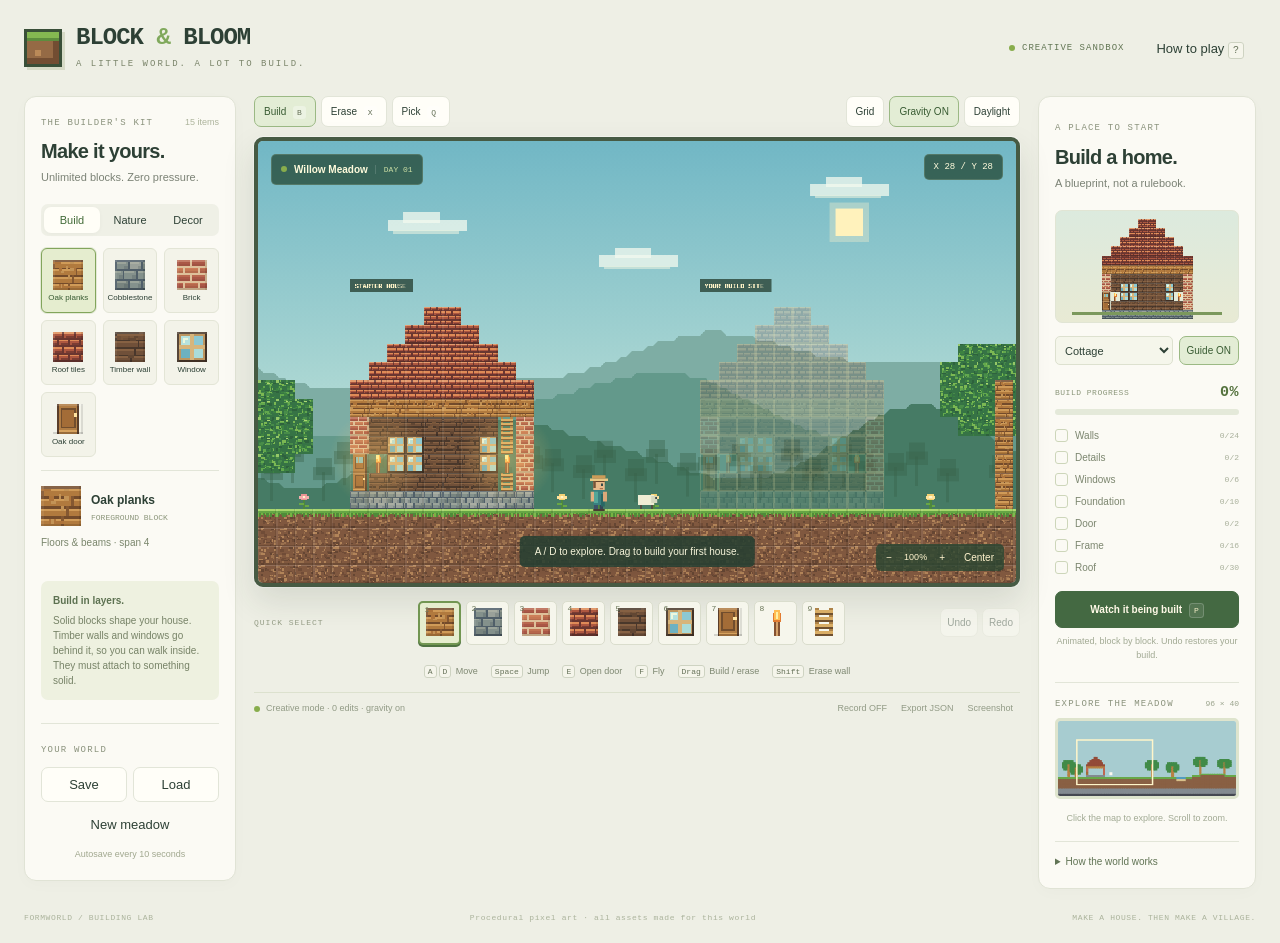
<file: game_code/index.html>
<!doctype html>
<html lang="en">
<head>
  <meta charset="utf-8">
  <meta name="viewport" content="width=device-width, initial-scale=1">
  <meta name="theme-color" content="#263e35">
  <title>Block &amp; Bloom — A building sandbox</title>
  <link rel="stylesheet" href="style.css?v=build6">
  <link rel="icon" href="data:,">
</head>
<body>
  <div class="app-shell">
    <header class="topbar">
      <div class="brand"><div class="brand-mark" aria-hidden="true"><i></i><b></b></div><div><h1>BLOCK <span>&amp;</span> BLOOM</h1><p>A LITTLE WORLD. A LOT TO BUILD.</p></div></div>
      <div class="header-right"><span class="badge"><i></i> CREATIVE SANDBOX</span><button id="help" class="quiet">How to play <kbd>?</kbd></button></div>
    </header>
    <main class="layout">
      <aside class="panel inventory">
        <div class="panel-heading"><span class="eyebrow">THE BUILDER'S KIT</span><span class="count">15 items</span></div>
        <h2>Make it yours.</h2>
        <p class="muted intro">Unlimited blocks. Zero pressure.</p>
        <div class="tabs" role="tablist" aria-label="Materials">
          <button class="active" data-group="Build" role="tab" aria-selected="true">Build</button><button data-group="Nature" role="tab" aria-selected="false">Nature</button><button data-group="Decor" role="tab" aria-selected="false">Decor</button>
        </div>
        <div id="materials" class="material-grid"></div>
        <div class="selection"><canvas id="selected-icon" width="40" height="40"></canvas><div><b id="selected-name">Oak planks</b><span id="selected-layer">FOREGROUND BLOCK</span></div></div>
        <p id="selected-hint" class="material-hint">Floors &amp; beams · span 4</p>
        <div class="tip"><b>Build in layers.</b><p>Solid blocks shape your house. Timber walls and windows go behind it, so you can walk inside. They must attach to something solid.</p></div>
        <div class="storage"><span class="eyebrow">YOUR WORLD</span><div class="button-row"><button id="save">Save</button><button id="load">Load</button></div><button id="new-world" class="quiet full">New meadow</button><small id="save-status">Autosave every 10 seconds</small></div>
      </aside>
      <section class="game-area" aria-label="Game">
        <div class="world-toolbar"><div class="tool-group" aria-label="Build tools"><button data-tool="build" class="active" title="Build (B)">Build <kbd>B</kbd></button><button data-tool="erase" title="Erase (X)">Erase <kbd>X</kbd></button><button data-tool="pick" title="Pick material (Q)">Pick <kbd>Q</kbd></button></div><div class="view-tools"><button id="grid-toggle" title="Grid (G)">Grid</button><button id="gravity-toggle" class="active">Gravity ON</button><button id="day-toggle">Daylight</button></div></div>
        <div class="viewport">
          <canvas id="world" width="1152" height="672" tabindex="0" aria-label="Interactive pixel building world. WASD to move, Space to jump, mouse to build."></canvas>
          <div class="world-title"><span class="live-dot"></span><b>Willow Meadow</b><span id="world-day">DAY 01</span></div>
          <div class="world-coordinates" id="coordinates">X 28 / Y 28</div>
          <div class="zoom-controls"><button id="zoom-out" aria-label="Zoom out">−</button><span id="zoom-label">100%</span><button id="zoom-in" aria-label="Zoom in">+</button><button id="center-camera" title="Center on player (Home)">Center</button></div>
          <div class="toast" id="toast" role="status">Your meadow is ready. Let's build something.</div>
        </div>
        <div class="hotbar-wrap"><span class="hotbar-label">QUICK SELECT</span><div id="hotbar" class="hotbar"></div><div class="history-buttons"><button id="undo" title="Undo (Z)">Undo</button><button id="redo" title="Redo (Y)">Redo</button></div></div>
        <div class="play-controls"><span><kbd>A</kbd><kbd>D</kbd> Move</span><span><kbd>Space</kbd> Jump</span><span><kbd>E</kbd> Open door</span><span><kbd>F</kbd> Fly</span><span><kbd>Drag</kbd> Build / erase</span><span><kbd>Shift</kbd> Erase wall</span></div>
        <div class="below-world"><p><span class="status-dot"></span><span id="status">Creative mode · unlimited materials</span></p><div><button id="record-toggle" class="quiet">Record OFF</button><button id="export" class="quiet">Export JSON</button><button id="screenshot" class="quiet">Screenshot</button></div></div>
      </section>
      <aside class="panel projects">
        <span class="eyebrow">A PLACE TO START</span><h2>Build a home.</h2><p class="muted intro">A blueprint, not a rulebook.</p>
        <canvas id="project-preview" width="200" height="122" aria-label="Cottage preview"></canvas>
        <div class="project-row"><select id="project-select" aria-label="Building blueprint"><option>Cottage</option><option>Workshop</option></select><button id="blueprint-toggle" class="small active">Guide ON</button></div>
        <div class="progress-heading"><span>BUILD PROGRESS</span><b id="completion">0%</b></div><div class="progress-track"><div id="progress-bar"></div></div>
        <div id="checklist" class="checklist"></div>
        <button id="demo" class="primary full">Watch it being built <kbd>P</kbd></button><p class="demo-note">Animated, block by block. Undo restores your build.</p>
        <div class="map-heading"><span class="eyebrow">EXPLORE THE MEADOW</span><span>96 × 40</span></div><canvas id="minimap" width="200" height="84" aria-label="Map. Click to move the camera."></canvas><p class="demo-note">Click the map to explore. Scroll to zoom.</p>
        <details class="rules"><summary>How the world works</summary><p>Stone, timber, brick and roofing carry load. Unsupported blocks fall. Leaves, water and sand cannot support a building.</p><p>Doors occupy two cells. Place their bottom on a solid floor. Walls, windows, ladders and torches live on the background layer and must touch a solid block (or a connected wall); they cannot float, and vanish if their support is removed. Flowers need grass or dirt below.</p><p>Gravity OFF lets you design freely. Turn it back on to test your structure.</p></details>
      </aside>
    </main>
    <footer><span>FORMWORLD / BUILDING LAB</span><span>Procedural pixel art · all assets made for this world</span><span>MAKE A HOUSE. THEN MAKE A VILLAGE.</span></footer>
  </div>
  <dialog id="help-dialog"><div class="dialog-heading"><h2>Welcome, builder.</h2><button id="close-help" aria-label="Close help">Close</button></div><p>Build anywhere you can see. Walk through your house and make it feel like home.</p><dl><dt>Build / remove</dt><dd>Hold left / right mouse button and drag. Right-click erases solid blocks first. Hold Shift to erase the background wall.</dd><dt>Move / climb</dt><dd>A / D to walk, Space to jump, W / S on ladders. F toggles creative flight; use WASD to fly.</dd><dt>Doors</dt><dd>Select Oak door and click its bottom cell above a solid floor. Leave two cells free. E opens / closes a door near you.</dd><dt>Tools</dt><dd>B build, X erase, Q eyedropper, 1–9 quick select, G grid, Z undo, Y redo, P animated build.</dd><dt>Camera</dt><dd>Scroll to zoom. Middle-drag or arrow keys to pan. Home centers on you. The minimap jumps to another part of the meadow.</dd><dt>Recording</dt><dd>Record captures before/after states, background layers and actual actions / physics ticks. Export JSON downloads the session. Saved worlds stay in this browser.</dd></dl><button id="start-playing" class="primary full">Back to the meadow</button></dialog>
  <dialog id="confirm-dialog"><h2 id="confirm-title">Start fresh?</h2><p id="confirm-text"></p><div class="button-row"><button id="confirm-cancel">Cancel</button><button id="confirm-yes" class="primary">Continue</button></div></dialog>
  <script src="physics.js?v=build6"></script><script src="world.js?v=build6"></script><script src="painter.js?v=build6"></script><script src="app.js?v=build6"></script>
</body>
</html>
</file>
<file: game_code/style.css>
:root { color-scheme: light; --ink: #2d4035; --muted: #7b8275; --paper: #fbfaf4; --line: #e2e5d8; --green: #466b45; --lime: #cde395; }
* { box-sizing: border-box; }
body { margin: 0; background: #eeefe5; color: var(--ink); font: 13px/1.5 -apple-system, BlinkMacSystemFont, 'Segoe UI', sans-serif; }
button, select { font: inherit; color: inherit; }
button { border: 1px solid var(--line); border-radius: 7px; background: #fffef8; padding: 7px 11px; cursor: pointer; transition: background .15s, transform .15s; }
button:hover { background: #e9efd8; border-color: #b9c99e; }
button:active { transform: translateY(1px); }
button:focus-visible, select:focus-visible, canvas:focus-visible, summary:focus-visible { outline: 2px solid #76a752; outline-offset: 3px; }
button.active { background: #e3edd5; border-color: #9bb984; color: #385b32; }
button:disabled { opacity: .4; cursor: default; }
button.primary { background: #446942; color: #fff9e7; border-color: #446942; font-weight: 600; }
button.primary:hover { background: #355732; }
.quiet { border-color: transparent; background: transparent; }
.full { width: 100%; }
.small { font-size: 10px; padding: 6px 7px; white-space: nowrap; }
.app-shell { max-width: 1680px; margin: auto; padding: 0 24px; }
.topbar { display: flex; align-items: center; justify-content: space-between; padding: 25px 0 24px; gap: 20px; }
.brand { display: flex; align-items: center; gap: 14px; }
h1 { font-family: 'Courier New', monospace; font-size: 24px; line-height: 1.1; letter-spacing: -1px; margin: 0; font-weight: 900; }
h1 span { color: #80a95c; } .brand p { font: 9px/1.6 monospace; letter-spacing: 2px; color: #7a846a; margin: 6px 0 0; }
.brand-mark { position: relative; width: 38px; height: 38px; background: #956a45; border: 3px solid #394f38; box-shadow: inset -6px -6px #724d32, 3px 3px #d6dac6; }
.brand-mark i { display: block; height: 9px; background: #84b751; border-bottom: 3px solid #5d8d3e; }
.brand-mark b { position: absolute; width: 6px; height: 6px; background: #bb8a58; bottom: 8px; left: 8px; }
.header-right { display: flex; align-items: center; gap: 20px; }
.badge { display: flex; align-items: center; gap: 7px; color: #607452; font: 9px monospace; letter-spacing: 1px; }
.badge i, .status-dot, .live-dot { display: inline-block; width: 6px; height: 6px; background: #88ad4c; border-radius: 50%; }
kbd { font: 10px/1.3 monospace; padding: 2px 4px; border: 1px solid #ced3c2; border-radius: 3px; background: #f5f5eb; color: #647057; }
.layout { display: grid; grid-template-columns: 212px minmax(0, 1fr) 218px; gap: 18px; align-items: start; }
.panel { background: var(--paper); border: 1px solid #e0e3d5; padding: 19px 16px; border-radius: 12px; box-shadow: 0 4px 16px #36442b05; }
.eyebrow { font: 9px monospace; letter-spacing: 1.2px; color: #8a927c; }
.panel-heading { display: flex; align-items: center; justify-content: space-between; gap: 4px; }
.count { color: #adb49c; font-size: 9px; }
h2 { font-size: 20px; line-height: 1.2; margin: 10px 0 6px; letter-spacing: -.7px; font-weight: 650; }
.muted { color: var(--muted); } .intro { font-size: 11px; margin: 0 0 18px; }
.tabs { display: flex; padding: 3px; background: #eff0e6; border-radius: 7px; margin-bottom: 12px; gap: 2px; }
.tabs button { flex: 1; padding: 5px 1px; border: 0; font-size: 11px; background: transparent; }
.tabs button.active { background: #fffef7; color: #426b38; box-shadow: 0 1px 4px #00000009; }
.material-grid { display: grid; grid-template-columns: repeat(3, 1fr); gap: 7px; min-height: 208px; align-content: start; }
.material { padding: 8px 3px 6px; height: 65px; display: flex; flex-direction: column; align-items: center; justify-content: center; gap: 4px; background: #f3f3e9; border: 1px solid #e3e5d6; border-radius: 6px; font-size: 8px; line-height: 1.1; }
.material canvas, .selection canvas, .hot-slot canvas { image-rendering: pixelated; }
.material.active { background: #e5edcf; border-color: #82a55c; box-shadow: 0 0 0 1px #82a55c33; }
.selection { display: flex; gap: 10px; align-items: center; border-top: 1px solid var(--line); padding-top: 15px; margin-top: 13px; }
.selection b { font-size: 12px; display: block; } .selection span { font: 8px monospace; color: #8c967b; display: block; margin-top: 4px; }
.material-hint { color: #7a866c; font-size: 10px; line-height: 1.5; min-height: 32px; margin: 9px 0 14px; }
.tip { background: #eef1e0; padding: 12px; border-radius: 7px; font-size: 10px; color: #778367; }
.tip b { color: #5c7150; } .tip p { margin: 5px 0 0; }
.storage { margin-top: 23px; border-top: 1px solid var(--line); padding-top: 14px; }
.button-row { display: flex; gap: 6px; margin: 9px 0 5px; } .button-row button { flex: 1; }
.storage small { display: block; text-align: center; font-size: 9px; color: #a1a88f; margin-top: 5px; }
.game-area { min-width: 0; }
.world-toolbar { display: flex; justify-content: space-between; gap: 7px; margin-bottom: 10px; flex-wrap: wrap; }
.tool-group, .view-tools { display: flex; gap: 5px; } .world-toolbar button { padding: 7px 9px; font-size: 10px; }
.world-toolbar kbd { margin-left: 4px; font-size: 8px; border: 0; background: #ffffff55; }
.viewport { position: relative; border: 4px solid #465a43; border-radius: 9px; overflow: hidden; box-shadow: 0 14px 32px #283a2920, 0 0 0 1px #ffffff70; background: #a8d0d0; }
#world { display: block; width: 100%; height: auto; aspect-ratio: 1152/672; image-rendering: pixelated; cursor: crosshair; touch-action: none; outline: none; }
.world-title, .world-coordinates { position: absolute; top: 13px; background: #274b3ac9; color: #fffbdc; border: 1px solid #eef8c626; border-radius: 5px; padding: 7px 9px; display: flex; align-items: center; gap: 7px; font-size: 10px; pointer-events: none; }
.world-title { left: 13px; } .world-title b { font-weight: 550; } .world-title span:last-child { color: #cbdea5; font: 8px monospace; border-left: 1px solid #ffffff25; padding-left: 8px; }
.world-coordinates { right: 13px; font: 9px monospace; }
.zoom-controls { position: absolute; right: 12px; bottom: 12px; background: #284632c9; border-radius: 5px; display: flex; align-items: center; gap: 5px; padding: 3px; color: #fff3ce; font-size: 9px; }
.zoom-controls button { background: transparent; border: 0; color: #fff3ce; padding: 3px 7px; font-size: 10px; }
.toast { position: absolute; bottom: 16px; left: 50%; transform: translateX(-50%); max-width: 75%; background: #263f32e0; color: #f6f4da; padding: 8px 15px; border-radius: 5px; font-size: 10px; box-shadow: 0 3px 12px #00000016; pointer-events: none; opacity: 0; transition: opacity .2s; text-align: center; }
.toast.visible { opacity: 1; }
.hotbar-wrap { display: flex; align-items: center; justify-content: space-between; gap: 8px; padding: 14px 0 11px; }
.hotbar-label { font: 8px monospace; color: #969e87; letter-spacing: 1px; }
.hotbar { display: flex; gap: 5px; }
.hot-slot { position: relative; width: 43px; height: 44px; padding: 6px; background: #f6f6ec; border-radius: 5px; border: 1px solid #daddcd; }
.hot-slot.active { border: 2px solid #729652; background: #e6edce; padding: 5px; box-shadow: 0 2px 0 #4f7241; }
.hot-slot span { position: absolute; top: 2px; left: 4px; font: 8px monospace; color: #687456; }
.history-buttons { display: flex; gap: 4px; } .history-buttons button { font-size: 10px; padding: 6px; }
.play-controls { display: flex; gap: 13px; justify-content: center; flex-wrap: wrap; color: #7e8872; padding: 9px 0 14px; border-bottom: 1px solid #dce1ce; font-size: 9px; }
.play-controls kbd { font-size: 8px; padding: 1px 3px; margin-right: 2px; }
.below-world { display: flex; justify-content: space-between; align-items: center; gap: 8px; font-size: 9px; color: #929b86; }
.below-world p { display: flex; gap: 6px; align-items: center; } .below-world button { font-size: 9px; padding: 6px; }
#project-preview { width: 100%; height: auto; image-rendering: pixelated; background: linear-gradient(#dceade, #e8ead4); border: 1px solid #e1e5d4; border-radius: 7px; margin-bottom: 8px; }
.project-row { display: flex; gap: 6px; } select { border: 1px solid #dde1cf; border-radius: 5px; padding: 5px; background: #f5f6eb; width: 100%; font-size: 11px; }
.progress-heading { display: flex; justify-content: space-between; align-items: center; margin-top: 19px; color: #8b967a; font: 8px monospace; letter-spacing: .5px; }
.progress-heading b { color: #54723d; font-size: 15px; }
.progress-track { background: #e4e9d9; height: 6px; border-radius: 3px; overflow: hidden; margin: 8px 0 13px; }
#progress-bar { height: 100%; width: 0; background: #84ae54; transition: width .2s; }
.checklist { display: grid; gap: 7px; margin-bottom: 16px; }
.check { display: flex; align-items: center; gap: 7px; color: #7c866f; font-size: 10px; }
.check i { width: 13px; height: 13px; border: 1px solid #cdd6ba; border-radius: 3px; font: 10px monospace; text-align: center; font-style: normal; }
.check.finished i { background: #7da65d; color: white; border-color: #7da65d; }
.check span:last-child { margin-left: auto; font: 8px monospace; color: #a8af9a; }
.projects .primary { padding: 10px 4px; font-size: 10px; } .primary kbd { background: #ffffff16; border-color: #ffffff30; color: #f4edc6; margin-left: 4px; font-size: 8px; }
.demo-note { font-size: 9px; color: #a2aa94; text-align: center; margin: 7px 0 16px; line-height: 1.5; }
.map-heading { display: flex; justify-content: space-between; border-top: 1px solid var(--line); padding-top: 16px; margin-top: 20px; font: 8px monospace; color: #9aa38c; }
#minimap { width: 100%; height: auto; border: 3px solid #dee4cd; border-radius: 5px; margin-top: 9px; cursor: pointer; image-rendering: pixelated; }
.rules { border-top: 1px solid var(--line); padding-top: 12px; font-size: 10px; color: #8c967e; }
.rules summary { cursor: pointer; color: #617455; font-size: 10px; } .rules p { line-height: 1.7; }
footer { display: flex; justify-content: space-between; padding: 24px 0 20px; color: #abb39c; font: 8px monospace; letter-spacing: .6px; gap: 12px; }
dialog { border: 1px solid #ced6bf; border-radius: 12px; background: #fbfaf2; color: var(--ink); max-width: 600px; padding: 26px; box-shadow: 0 25px 90px #13291f40; }
dialog::backdrop { background: #23392bc9; backdrop-filter: blur(3px); } dialog p { color: #859177; }
.dialog-heading { display: flex; justify-content: space-between; align-items: center; } dialog h2 { margin-top: 0; }
dt { color: #527642; font-weight: 600; margin-top: 15px; } dd { margin: 3px 0 0; color: #7c876f; font-size: 12px; line-height: 1.6; }
@media(min-width:1500px) { .layout { grid-template-columns: 230px minmax(0,1fr) 235px; gap: 22px; } .material { height: 73px; } }
@media(max-width:1180px) { .app-shell { padding: 0 14px; } .layout { grid-template-columns: 180px minmax(0,1fr); } .projects { grid-column: 1/-1; display: grid; grid-template-columns: 190px 1fr 1fr; gap: 10px 20px; } .projects > .eyebrow, .projects > h2, .projects > .intro { grid-column: 1; } .projects > #project-preview { grid-column: 1; grid-row: 4/10; } .projects > .map-heading, .projects > #minimap, .projects > .rules { grid-column: 3; } .projects > .project-row { grid-column: 2; grid-row: 1; } .projects > .progress-heading { grid-column: 2; grid-row: 2; } .projects > .progress-track { grid-column: 2; grid-row: 3; } .projects > .checklist { grid-column: 2; grid-row: 4/8; } .hotbar-label { display:none; } .hot-slot { width:38px; } .header-right { gap:7px; } }
@media(max-width:780px) { .layout { display:flex; flex-direction:column; } .game-area { order:0; width:100%; } .inventory { order:1; width:100%; } .projects { order:2; display:block; width:100%; } .material-grid { grid-template-columns:repeat(7,1fr); min-height:80px; } .topbar { padding:17px 0; } h1 { font-size:19px; } .badge { display:none; } .brand p { font-size:7px; } .brand-mark { width:29px;height:29px; } .hotbar { gap:3px; } .hot-slot { width:32px;height:36px; } .hot-slot canvas { width:24px;height:24px; } .history-buttons { display:none; } .below-world { flex-wrap:wrap; } footer { flex-wrap:wrap; } #project-preview { max-width:240px; } #minimap { max-width:300px; } .world-title { top:7px;left:7px;font-size:8px;padding:4px; } .world-coordinates { display:none; } }
</file>
